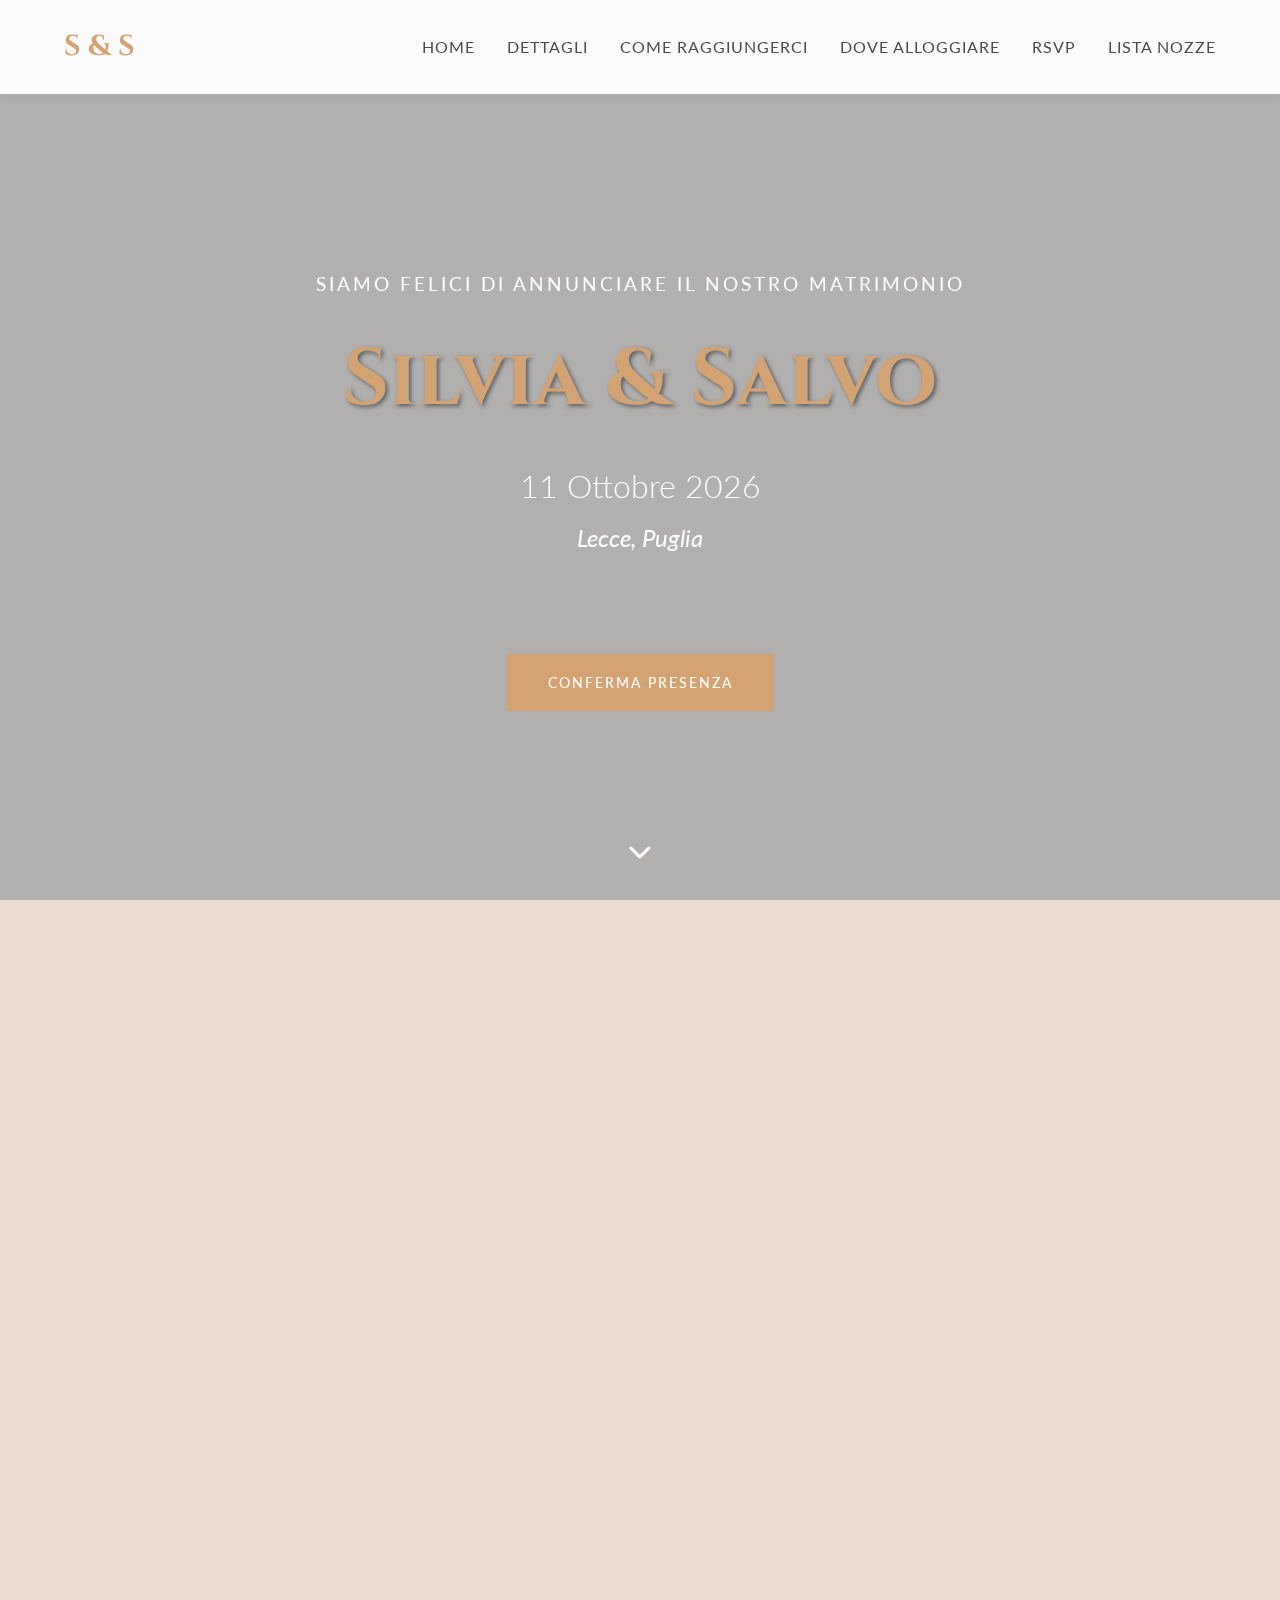
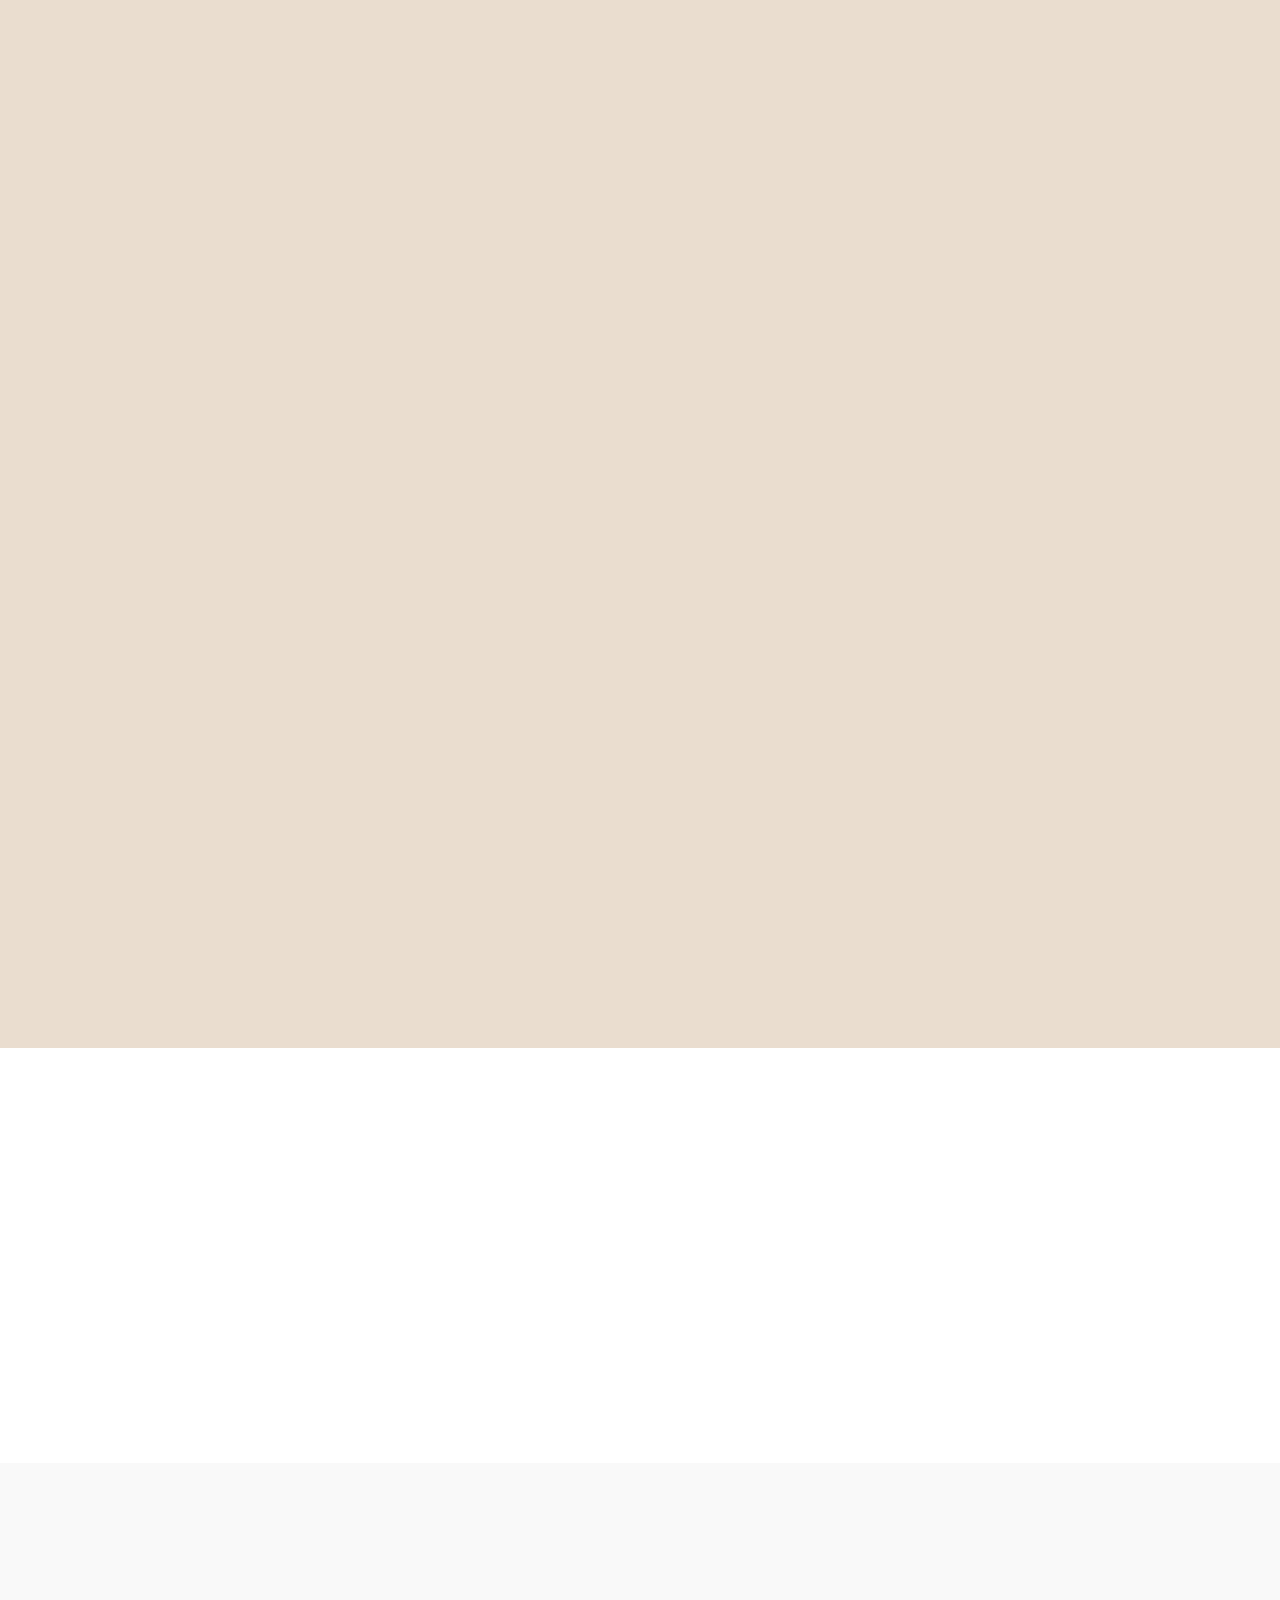
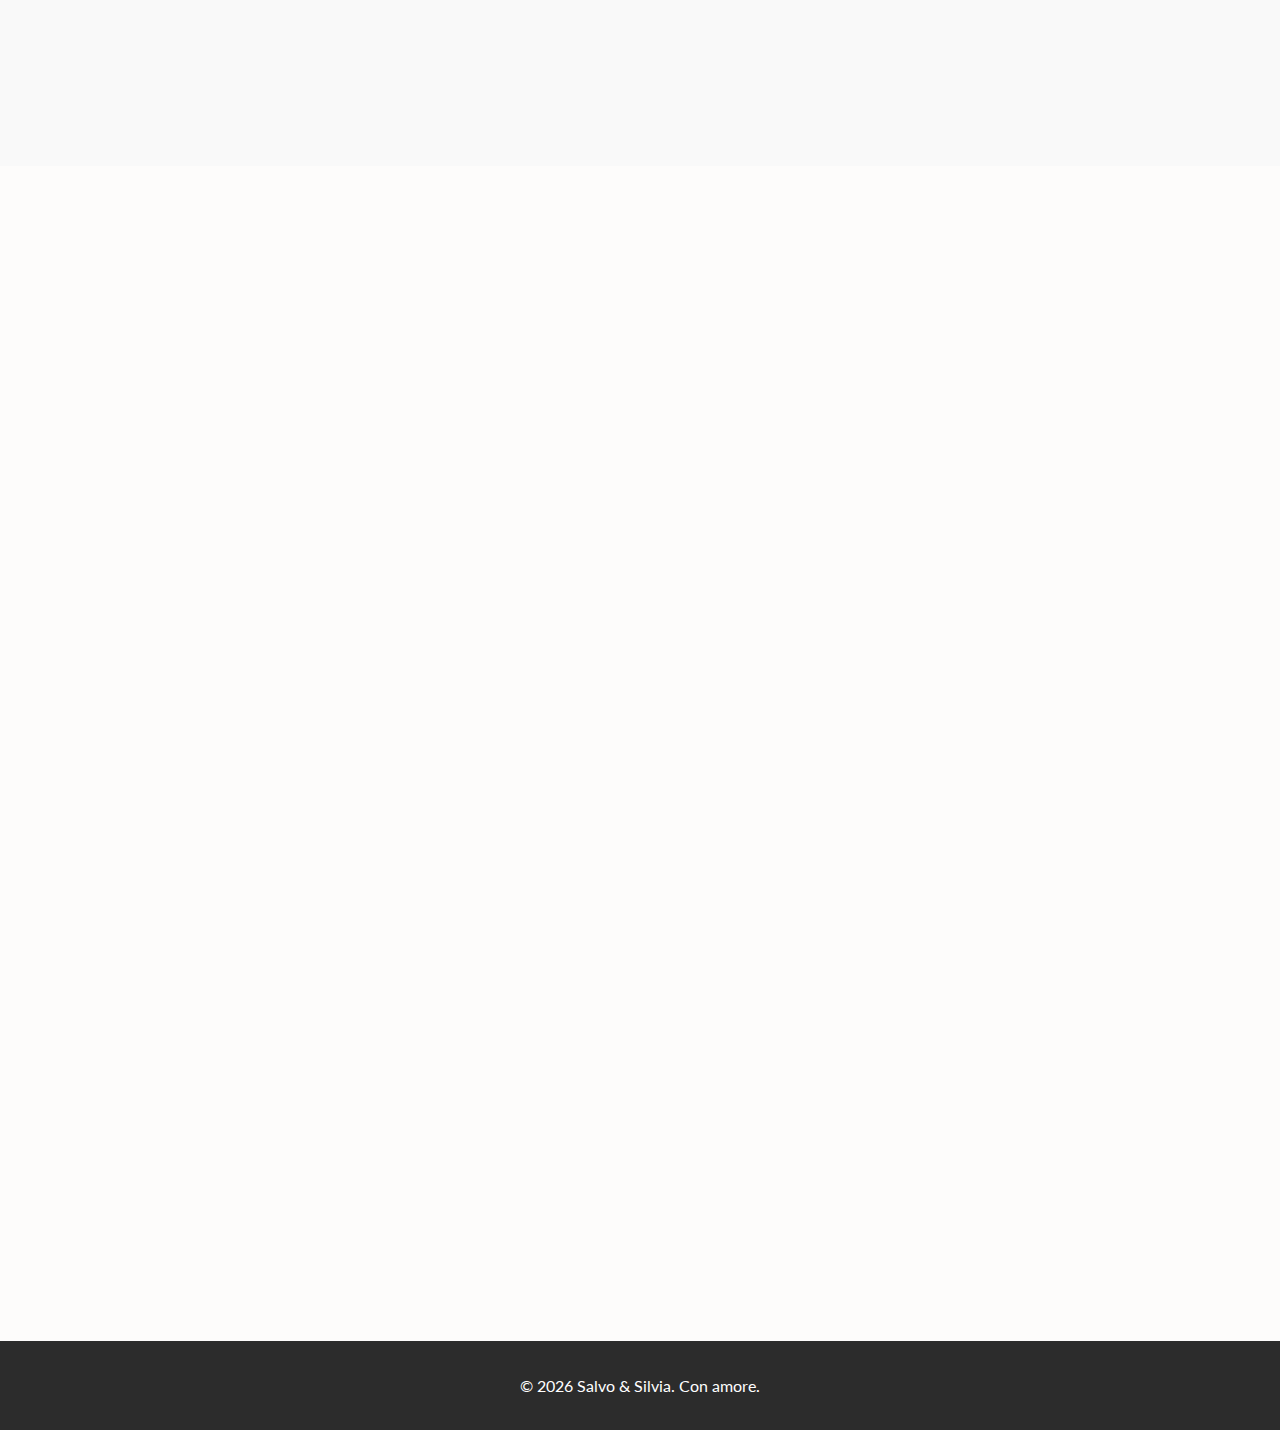
<file: index.html>
<!DOCTYPE html>
<html lang="it">

<head>
    <meta charset="UTF-8">
    <meta name="viewport" content="width=device-width, initial-scale=1.0">
    <title>Salvo & Silvia | 11 Ottobre 2026</title>
    <meta name="description" content="Sito ufficiale del matrimonio di Silvia e Salvo. Dettagli, location e RSVP.">
    <!-- Google Fonts -->
    <link rel="preconnect" href="https://fonts.googleapis.com">
    <link rel="preconnect" href="https://fonts.gstatic.com" crossorigin>
    <link
        href="https://fonts.googleapis.com/css2?family=Cinzel:wght@400;600;800&family=Lato:wght@300;400;700&display=swap"
        rel="stylesheet">
    <!-- Font Awesome -->
    <link rel="stylesheet" href="https://cdnjs.cloudflare.com/ajax/libs/font-awesome/6.4.0/css/all.min.css">
    <!-- AOS Animation Library -->
    <link href="https://unpkg.com/aos@2.3.1/dist/aos.css" rel="stylesheet">
    <!-- Custom CSS -->
    <link rel="stylesheet" href="style.css">
</head>

<body>

    <!-- Navigation -->
    <nav class="navbar" id="navbar">
        <div class="logo">S & S</div>
        <ul class="nav-links">
            <li><a href="#hero">Home</a></li>
            <li><a href="#details">Dettagli</a></li>
            <li><a href="#travel">Come Raggiungerci</a></li>
            <li><a href="#accommodation">Dove Alloggiare</a></li>
            <li><a href="#rsvp">RSVP</a></li>
            <li><a href="#registry">Lista Nozze</a></li>
        </ul>
        <div class="hamburger">
            <i class="fas fa-bars"></i>
        </div>
    </nav>

    <!-- Hero Section -->
    <section id="hero" class="hero">
        <div class="hero-content" data-aos="fade-up">
            <p class="subtitle">Siamo felici di annunciare il nostro matrimonio</p>
            <h1 class="title">Silvia & Salvo</h1>
            <p class="date">11 Ottobre 2026</p>
            <p class="location-hero">Lecce, Puglia</p>
            <div id="countdown" class="countdown">
                <!-- Countdown injected via JS -->
            </div>
            <a href="#rsvp" class="cta-button">Conferma Presenza</a>
        </div>
        <div class="scroll-down">
            <i class="fas fa-chevron-down"></i>
        </div>
    </section>

    <!-- Details Section -->
    <section id="details" class="section details">
        <div class="container" data-aos="fade-up">
            <h2 class="section-title">I Dettagli</h2>
            <div class="details-grid">
                <div class="detail-card">
                    <i class="fas fa-calendar-alt icon"></i>
                    <h3>Quando</h3>
                    <p>Domenica, 11 Ottobre 2026</p>
                    <p>Ore 11:00 (Orario da confermare)</p>
                </div>
                <div class="detail-card">
                    <i class="fas fa-map-marker-alt icon"></i>
                    <h3>Dove</h3>
                    <p><strong>Torre del Parco</strong></p>
                    <p>Viale Torre del Parco, 1</p>
                    <p>73100 Lecce LE</p>
                    <a href="https://maps.google.com/?q=Torre+del+Parco+Lecce" target="_blank" class="map-link">Vedi
                        Mappa</a>
                </div>
                <div class="detail-card">
                    <i class="fas fa-glass-cheers icon"></i>
                    <h3>Ricevimento</h3>
                    <p>A seguire, nella stessa location.</p>
                    <p>Festeggeremo insieme fino a tardi!</p>
                </div>
            </div>
        </div>
    </section>

    <!-- Travel Section -->
    <section id="travel" class="section travel">
        <div class="container" data-aos="fade-up">
            <h2 class="section-title">Come Raggiungerci</h2>
            <p style="text-align: center; margin-bottom: 2rem;">Tutte le info per arrivare a Lecce e festeggiare con noi
            </p>

            <div class="travel-grid"
                style="display: grid; grid-template-columns: 1fr 1fr; max-width: 1000px; margin: 0 auto; gap: 2rem;">

                <!-- Plane - Left Column, spans 3 rows -->
                <div class="travel-card" style="grid-row: 1 / 4;">
                    <i class="fas fa-plane-arrival icon"></i>
                    <h3>In Aereo</h3>
                    <p><strong>Aeroporto di Brindisi (BDS)</strong><br>L'aeroporto del Salento dista circa 40km da
                        Lecce. Da qui puoi raggiungere Lecce in autobus o in taxi.</p>

                    <div class="shuttle-schedule">
                        <h4>🚌 Navetta per Lecce</h4>
                        <p class="schedule-note">Al costo di 7€. La fermata si trova uscendo dal lato arrivi sulla
                            destra camminando
                            sino in fondo. Orari validi dal 03/11/2025</p>
                        <a href="navetta-brindisi.png" target="_blank" class="pdf-link"
                            style="display: block; margin-bottom: 1rem;">📷 Vedi foto della fermata</a>
                        <ul class="time-list">
                            <li>08:40 &rarr; 09:20</li>
                            <li>10:40 &rarr; 11:20</li>
                            <li>12:30 &rarr; 13:10</li>
                            <li>14:20 &rarr; 15:00</li>
                            <li>16:10 &rarr; 16:50</li>
                            <li>17:30 &rarr; 18:10</li>
                            <li>19:20 &rarr; 20:00</li>
                            <li>21:50 &rarr; 22:30</li>
                            <li>23:15 &rarr; 23:55</li>
                        </ul>
                        <a href="https://sitasudtrasporti.it/puglia/wp-content/uploads/sites/2/2024/02/ORBA793-25A.pdf"
                            target="_blank" class="pdf-link">Scarica PDF Completo</a>
                    </div>

                    <p style="margin-top: 1.5rem;"><strong>Aeroporto di Bari (BRI)</strong><br>A circa 150km.
                        Dall'aeroporto di Bari puoi raggiungere la stazione di Bari Centrale con il treno (€ 5.30)
                        o con un taxi (circa 25€) e da lì prendere un treno per Lecce (il biglietto costa 13€ e il
                        viaggio dura 1h 40m).</p>
                    <a href="https://www.ferrotramviaria.it/web/guest/home" target="_blank" class="pdf-link">Orari Treno
                        Aeroporto - Bari Centrale</a>
                </div>

                <!-- Train - Right Column, Row 1 -->
                <div class="travel-card">
                    <i class="fas fa-train icon"></i>
                    <h3>In Treno</h3>
                    <p>La stazione di <strong>Lecce</strong> è ben collegata con le principali città italiane. Non
                        esiste un collegamento diretto con la Sicilia.</p>
                </div>

                <!-- Bus - Right Column, Row 3 -->
                <div class="travel-card">
                    <i class="fas fa-bus icon"></i>
                    <h3>Bus</h3>
                    <p>L'unica compagnia ad effettuare il collegamento tra Lecce e Catania è Sais Trasporti.</p>
                    <a href="https://www.saistrasporti.it/" target="_blank" class="pdf-link">Vedi sito Sais
                        Trasporti</a>
                </div>

                <!-- Car/Taxi - Right Column, Row 2 -->
                <div class="travel-card">
                    <i class="fas fa-car icon"></i>
                    <h3>Trasporto pubblico & Taxi</h3>
                    <p>Prenoteremo strutture ricettive vicine sia al centro che al luogo della cerimonia. Tuttavia se
                        dovessi avere bisogno di muoverti in città potrai usare il trasporto pubblico o i taxi. </p>
                    <a href="https://www.sgmlecce.it/component/k2/item/download/903_e5182b87514e242f14b2a04b5108d341"
                        target="_blank" class="pdf-link">Scarica la mappa con tutte le linee</a>
                    <p style="margin-top: 1rem; font-size: 1.2rem;"><strong>Radio Taxi Lecce</strong></p>
                    <a href="tel:08321542" class="cta-button" style="display: inline-block; margin-top: 0.5rem;">0832
                        1542</a>
                </div>
            </div>
        </div>
    </section>

    <!-- Accommodation Section -->
    <section id="accommodation" class="section accommodation">
        <div class="container" data-aos="fade-up">
            <h2 class="section-title">Dove Alloggiare</h2>
            <div class="accommodation-content">
                <p class="accommodation-note">
                    <i class="fas fa-heart"></i>
                    Saremo felici di ospitarvi! Il pernottamento per la notte dell'evento e quella precedente sarà a
                    nostra cura presso delle strutture vicine al luogo della cerimonia. Vi invieremo le informazioni
                    in seguito.
                </p>
                <!-- <div class="hotel-list">
                    <div class="hotel-card">
                        <h3>Dimore centro Lecce Affittacamere B&B</h3>
                        <p>Via Francesco Casotti, 17</p>
                    </div>
                    <div class="hotel-card">
                        <h3>LoStudio di Viale Lo Re - Camere & Caffè</h3>
                        <p>Viale Francesco Lo Re, 38</p>
                    </div>
                </div> -->
            </div>
        </div>
    </section>

    <!-- Registry Section -->
    <section id="registry" class="section registry">
        <div class="container" data-aos="fade-up">
            <h2 class="section-title">Lista Nozze</h2>
            <p>Il regalo più grande è la vostra presenza. Tuttavia, se desiderate farci un dono, è gradito regalo in
                busta che contribuirà alla ristrutturazione della nostra nuova casa.</p>
        </div>
    </section>

    <!-- RSVP Section -->
    <section id="rsvp" class="section rsvp">
        <div class="container" data-aos="fade-up">
            <h2 class="section-title">R.S.V.P.</h2>
            <p>Saremmo felici di averti con noi! Per favore conferma la tua presenza entro il 1 Settembre 2026.</p>
            <div class="rsvp-container">
                <!-- 
                    ISTRUZIONI PER INSERIRE IL TUO GOOGLE FORM:
                    1. Crea il tuo modulo su forms.google.com
                    2. Clicca su "Invia" in alto a destra
                    3. Vai sulla scheda con il simbolo < > (Incorpora HTML)
                    4. Copia il link che trovi dopo 'src=' (es. https://docs.google.com/forms/d/e/.../viewform?embedded=true)
                    5. Incolla quel link al posto di quello qui sotto nel tag iframe src="..."
                -->
                <iframe
                    src="https://docs.google.com/forms/d/e/1FAIpQLSfe31-8JpIKsSCKf0r71P1P-XWT6xVwiRuFeGG7tPukdfnbwA/viewform?embedded=true"
                    width="100%" height="800" frameborder="0" marginheight="0" marginwidth="0"
                    title="Modulo RSVP Matrimonio">
                    Caricamento…
                </iframe>
            </div>
        </div>
    </section>

    <!-- Footer -->
    <footer>
        <p>&copy; 2026 Salvo & Silvia. Con amore.</p>
    </footer>

    <!-- AOS Script -->
    <script src="https://unpkg.com/aos@2.3.1/dist/aos.js"></script>
    <!-- Custom JS -->
    <script src="script.js"></script>
</body>

</html>
</file>
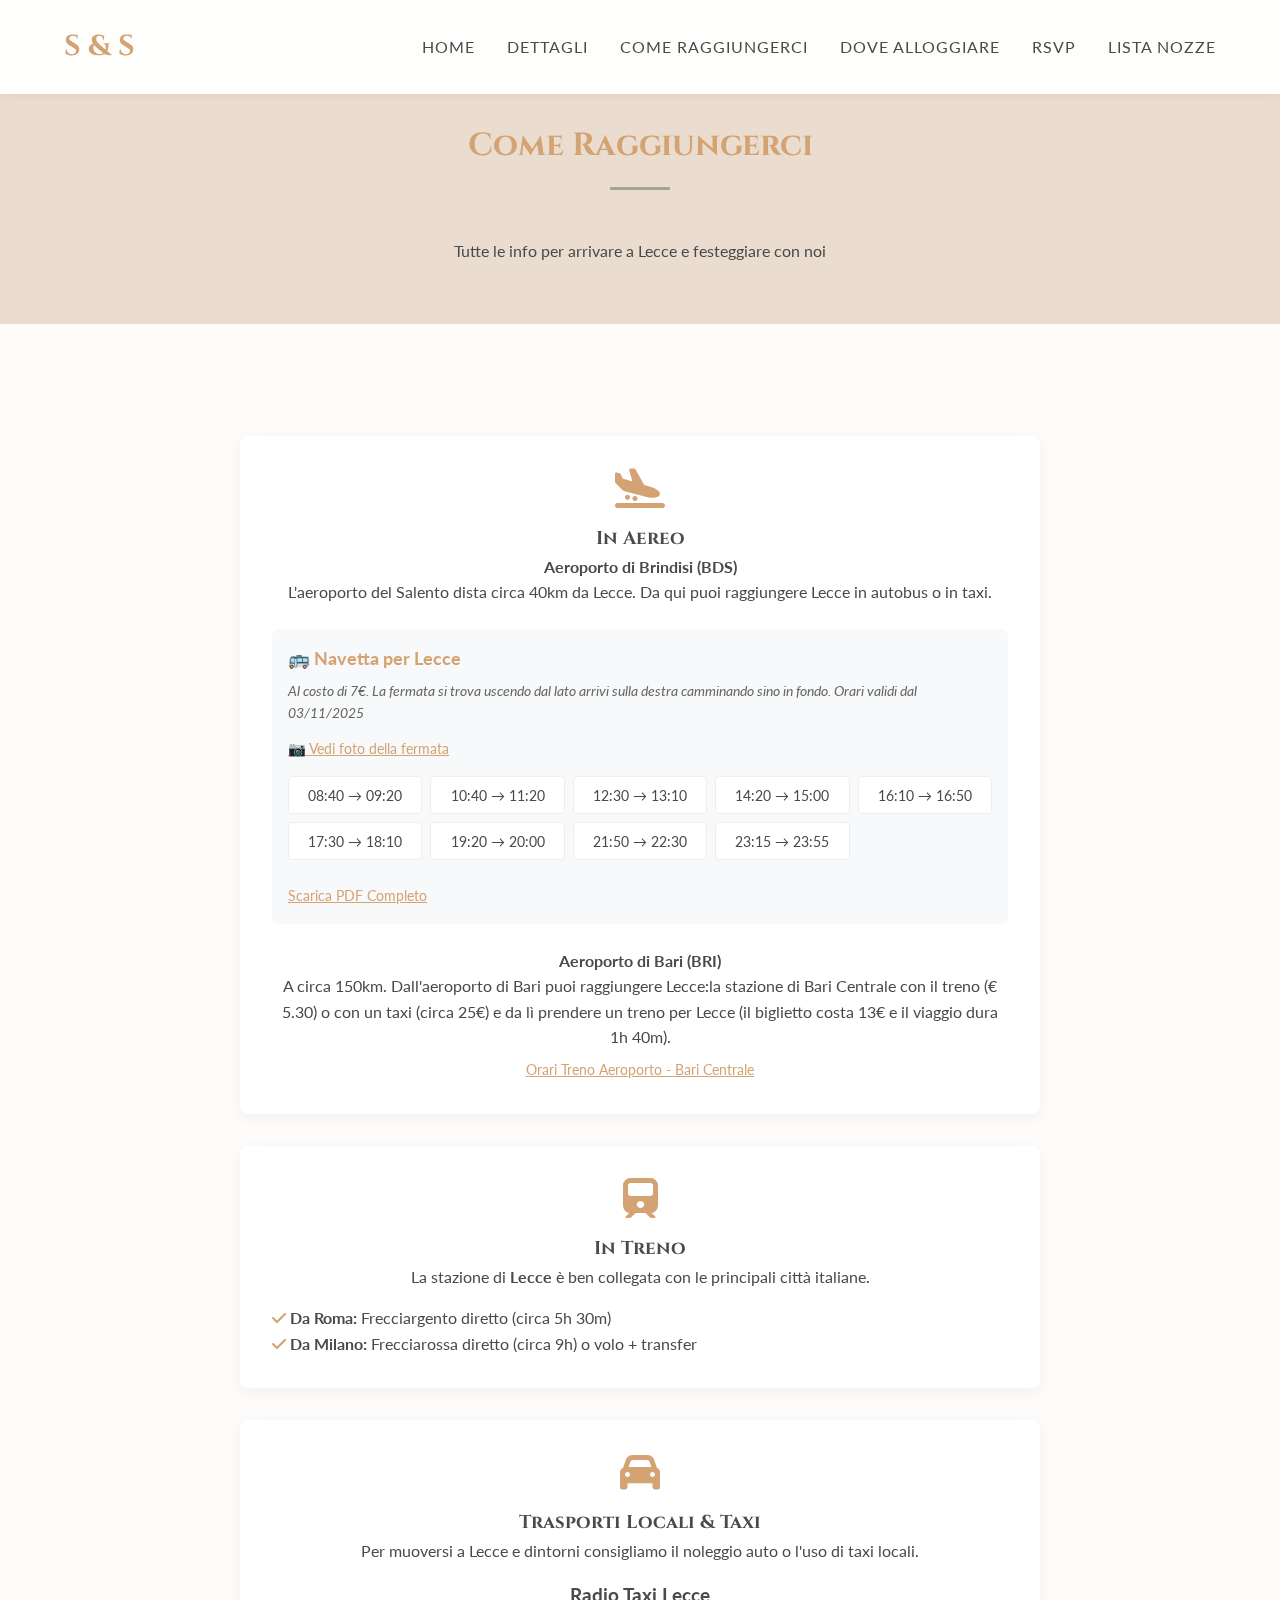
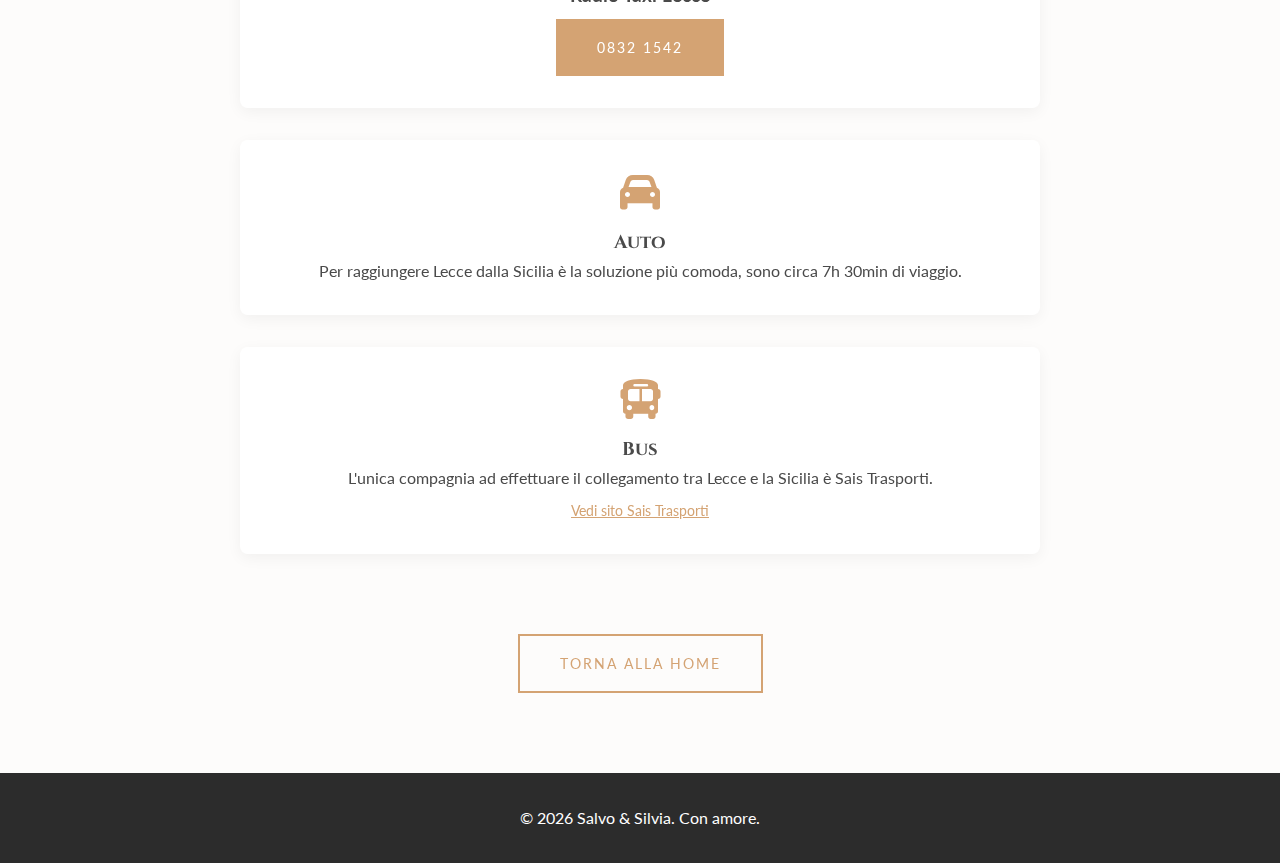
<file: travel.html>
<!DOCTYPE html>
<html lang="it">

<head>
    <meta charset="UTF-8">
    <meta name="viewport" content="width=device-width, initial-scale=1.0">
    <title>Come Raggiungerci | Salvo & Silvia</title>
    <meta name="description" content="Informazioni di viaggio per il matrimonio di Silvia e Salvo a Lecce.">
    <!-- Google Fonts -->
    <link rel="preconnect" href="https://fonts.googleapis.com">
    <link rel="preconnect" href="https://fonts.gstatic.com" crossorigin>
    <link
        href="https://fonts.googleapis.com/css2?family=Cinzel:wght@400;600;800&family=Lato:wght@300;400;700&display=swap"
        rel="stylesheet">
    <!-- Font Awesome -->
    <link rel="stylesheet" href="https://cdnjs.cloudflare.com/ajax/libs/font-awesome/6.4.0/css/all.min.css">
    <!-- AOS Animation Library -->
    <link href="https://unpkg.com/aos@2.3.1/dist/aos.css" rel="stylesheet">
    <!-- Custom CSS -->
    <link rel="stylesheet" href="style.css">
    <style>
        /* Specific overwrites for travel page header if needed */
        .page-header {
            padding: 120px 0 60px;
            text-align: center;
            background-color: var(--secondary-color);
            margin-bottom: 2rem;
        }
    </style>
</head>

<body>

    <!-- Navigation -->
    <nav class="navbar" id="navbar">
        <div class="logo">S & S</div>
        <ul class="nav-links">
            <li><a href="index.html">Home</a></li>
            <li><a href="index.html#details">Dettagli</a></li>
            <li><a href="travel.html" class="active">Come Raggiungerci</a></li>
            <li><a href="index.html#accommodation">Dove Alloggiare</a></li>
            <li><a href="index.html#rsvp">RSVP</a></li>
            <li><a href="index.html#registry">Lista Nozze</a></li>
        </ul>
        <div class="hamburger">
            <i class="fas fa-bars"></i>
        </div>
    </nav>

    <!-- Page Header -->
    <header class="page-header">
        <div class="container" data-aos="fade-down">
            <h1 class="section-title">Come Raggiungerci</h1>
            <p>Tutte le info per arrivare a Lecce e festeggiare con noi</p>
        </div>
    </header>

    <!-- Travel Content -->
    <section id="travel-page" class="section">
        <div class="container" data-aos="fade-up">

            <div class="travel-grid" style="grid-template-columns: 1fr; max-width: 800px; margin: 0 auto;">

                <!-- Plane -->
                <div class="travel-card">
                    <i class="fas fa-plane-arrival icon"></i>
                    <h3>In Aereo</h3>
                    <p><strong>Aeroporto di Brindisi (BDS)</strong><br>L'aeroporto del Salento dista circa 40km da
                        Lecce. Da qui puoi raggiungere Lecce in autobus o in taxi.</p>

                    <div class="shuttle-schedule">
                        <h4>🚌 Navetta per Lecce</h4>
                        <p class="schedule-note">Al costo di 7€. La fermata si trova uscendo dal lato arrivi sulla
                            destra camminando
                            sino in fondo. Orari validi dal 03/11/2025</p>
                        <a href="navetta-brindisi.png" target="_blank" class="pdf-link"
                            style="display: block; margin-bottom: 1rem;">📷 Vedi foto della fermata</a>
                        <ul class="time-list">
                            <li>08:40 &rarr; 09:20</li>
                            <li>10:40 &rarr; 11:20</li>
                            <li>12:30 &rarr; 13:10</li>
                            <li>14:20 &rarr; 15:00</li>
                            <li>16:10 &rarr; 16:50</li>
                            <li>17:30 &rarr; 18:10</li>
                            <li>19:20 &rarr; 20:00</li>
                            <li>21:50 &rarr; 22:30</li>
                            <li>23:15 &rarr; 23:55</li>
                        </ul>
                        <a href="https://sitasudtrasporti.it/puglia/wp-content/uploads/sites/2/2024/02/ORBA793-25A.pdf"
                            target="_blank" class="pdf-link">Scarica PDF Completo</a>
                    </div>

                    <p style="margin-top: 1.5rem;"><strong>Aeroporto di Bari (BRI)</strong><br>A circa 150km.
                        Dall'aeroporto di Bari puoi raggiungere Lecce:la stazione di Bari Centrale con il treno (€ 5.30)
                        o con un taxi (circa 25€) e da
                        lì prendere un treno per Lecce (il biglietto costa 13€ e il viaggio dura 1h 40m).</p>
                    <a href="https://www.ferrotramviaria.it/web/guest/home" target="_blank" class="pdf-link">Orari Treno
                        Aeroporto - Bari Centrale</a>
                </div>

                <!-- Train -->
                <div class="travel-card">
                    <i class="fas fa-train icon"></i>
                    <h3>In Treno</h3>
                    <p>La stazione di <strong>Lecce</strong> è ben collegata con le principali città italiane.</p>
                    <ul style="list-style: none; margin-top: 1rem; text-align: left;">
                        <li><i class="fas fa-check" style="color:var(--primary-color)"></i> <strong>Da Roma:</strong>
                            Frecciargento diretto (circa 5h 30m)</li>
                        <li><i class="fas fa-check" style="color:var(--primary-color)"></i> <strong>Da Milano:</strong>
                            Frecciarossa diretto (circa 9h) o volo + transfer</li>
                    </ul>
                </div>

                <!-- Car/Taxi -->
                <div class="travel-card">
                    <i class="fas fa-car icon"></i>
                    <h3>Trasporti Locali & Taxi</h3>
                    <p>Per muoversi a Lecce e dintorni consigliamo il noleggio auto o l'uso di taxi locali.</p>
                    <p style="margin-top: 1rem; font-size: 1.2rem;"><strong>Radio Taxi Lecce</strong></p>
                    <a href="tel:08321542" class="cta-button" style="display: inline-block; margin-top: 0.5rem;">0832
                        1542</a>
                </div>

                <!-- Auto -->
                <div class="travel-card">
                    <i class="fas fa-car icon"></i>
                    <h3>Auto</h3>
                    <p>Per raggiungere Lecce dalla Sicilia è la soluzione più comoda, sono circa 7h 30min di viaggio.
                    </p>
                </div>

                <!-- Bus -->
                <div class="travel-card">
                    <i class="fas fa-bus icon"></i>
                    <h3>Bus</h3>
                    <p>L'unica compagnia ad effettuare il collegamento tra Lecce e la Sicilia è Sais Trasporti.</p>
                    <a href="https://www.saistrasporti.it/" target="_blank" class="pdf-link">Vedi sito Sais
                        Trasporti</a>
                </div>

            </div>

            <div style="text-align: center; margin-top: 3rem;">
                <a href="index.html" class="cta-button"
                    style="background-color: transparent; border: 2px solid var(--primary-color); color: var(--primary-color);">Torna
                    alla Home</a>
            </div>

        </div>
    </section>

    <!-- Footer -->
    <footer>
        <p>&copy; 2026 Salvo & Silvia. Con amore.</p>
    </footer>

    <!-- AOS Script -->
    <script src="https://unpkg.com/aos@2.3.1/dist/aos.js"></script>
    <script>
        AOS.init({
            duration: 1000,
            once: true,
        });

        // Mobile Menu Toggle (Simplified inline for specific page)
        const hamburger = document.querySelector(".hamburger");
        const navLinks = document.querySelector(".nav-links");
        const links = document.querySelectorAll(".nav-links li");

        hamburger.addEventListener("click", () => {
            navLinks.classList.toggle("open");
            links.forEach(link => {
                link.classList.toggle("fade");
            });
        });
    </script>
</body>

</html>
</file>
<file: style.css>
:root {
    --primary-color: #d4a373;
    /* Gold/Bronze */
    --secondary-color: #eaddcf;
    /* Blush Pink */
    --accent-color: #a5a58d;
    /* Sage Green */
    --text-color: #4a4a4a;
    /* Dark Grey */
    --bg-color: #fdfcfb;
    /* Off-white */
    --white: #ffffff;
    --font-heading: 'Cinzel', serif;
    --font-body: 'Lato', sans-serif;
    --transition: all 0.3s ease;
}

* {
    margin: 0;
    padding: 0;
    box-sizing: border-box;
}

body {
    font-family: var(--font-body);
    background-color: var(--bg-color);
    color: var(--text-color);
    line-height: 1.6;
    overflow-x: hidden;
}

/* Typography */
h1,
h2,
h3 {
    font-family: var(--font-heading);
    color: var(--text-color);
}

a {
    text-decoration: none;
    color: inherit;
    transition: var(--transition);
}

/* Navigation */
.navbar {
    display: flex;
    justify-content: space-between;
    align-items: center;
    padding: 1.5rem 5%;
    background-color: rgba(255, 255, 255, 0.95);
    position: fixed;
    width: 100%;
    top: 0;
    z-index: 1000;
    box-shadow: 0 2px 10px rgba(0, 0, 0, 0.05);
}

.logo {
    font-family: var(--font-heading);
    font-size: 1.8rem;
    font-weight: 700;
    color: var(--primary-color);
}

.nav-links {
    display: flex;
    list-style: none;
    gap: 2rem;
}

.nav-links li a {
    font-size: 1rem;
    text-transform: uppercase;
    letter-spacing: 1px;
    font-weight: 400;
}

.nav-links li a:hover {
    color: var(--primary-color);
}

.hamburger {
    display: none;
    cursor: pointer;
    font-size: 1.5rem;
}

/* Hero Section */
.hero {
    height: 100vh;
    background: linear-gradient(rgba(0, 0, 0, 0.3), rgba(0, 0, 0, 0.3)), url('https://images.unsplash.com/photo-1519741497674-611481863552?ixlib=rb-4.0.3&auto=format&fit=crop&w=2070&q=80');
    /* Placeholder image */
    background-size: cover;
    background-position: center;
    display: flex;
    flex-direction: column;
    justify-content: center;
    align-items: center;
    text-align: center;
    color: var(--white);
    padding-top: 80px;
    /* Navbar height */
    position: relative;
}

.hero-content {
    max-width: 800px;
    padding: 2rem;
}

.subtitle {
    font-size: 1.2rem;
    letter-spacing: 3px;
    text-transform: uppercase;
    margin-bottom: 1rem;
}

.title {
    font-size: 5rem;
    margin-bottom: 1rem;
    text-shadow: 2px 2px 4px rgba(0, 0, 0, 0.5);
    color: var(--primary-color);
}

.date {
    font-size: 2rem;
    margin-bottom: 0.5rem;
    font-weight: 300;
}

.location-hero {
    font-size: 1.5rem;
    margin-bottom: 2rem;
    font-style: italic;
}

.cta-button {
    display: inline-block;
    padding: 1rem 2.5rem;
    background-color: var(--primary-color);
    color: var(--white);
    border: 1px solid var(--primary-color);
    text-transform: uppercase;
    letter-spacing: 2px;
    margin-top: 2rem;
    font-size: 0.9rem;
    transition: var(--transition);
}

.cta-button:hover {
    background-color: transparent;
    border-color: var(--white);
}

.scroll-down {
    position: absolute;
    bottom: 30px;
    animation: bounce 2s infinite;
    font-size: 1.5rem;
    cursor: pointer;
}

@keyframes bounce {

    0%,
    20%,
    50%,
    80%,
    100% {
        transform: translateY(0);
    }

    40% {
        transform: translateY(-10px);
    }

    60% {
        transform: translateY(-5px);
    }
}

/* Sections General */
.section {
    padding: 5rem 5%;
}

.section-title {
    text-align: center;
    font-size: 2rem;
    margin-bottom: 3rem;
    color: var(--primary-color);
    position: relative;
}

.section-title::after {
    content: '';
    display: block;
    width: 60px;
    height: 3px;
    background-color: var(--accent-color);
    margin: 1rem auto;
}

/* Story Section */
.story-content {
    display: flex;
    align-items: center;
    gap: 3rem;
}

.story-text {
    flex: 1;
    font-size: 1.1rem;
}

.story-image {
    flex: 1;
    height: 400px;
    background-color: #eee;
    display: flex;
    justify-content: center;
    align-items: center;
    border-radius: 8px;
    overflow: hidden;
}

.img-placeholder {
    color: #aaa;
    font-style: italic;
}

/* Details Section */
.details {
    background-color: var(--secondary-color);
    color: var(--text-color);
}

.details-grid {
    display: grid;
    grid-template-columns: repeat(auto-fit, minmax(280px, 1fr));
    gap: 2rem;
    text-align: center;
}

.detail-card {
    background: var(--white);
    padding: 2rem;
    border-radius: 8px;
    box-shadow: 0 4px 15px rgba(0, 0, 0, 0.05);
    transition: var(--transition);
}

.detail-card:hover {
    transform: translateY(-5px);
}

.icon {
    font-size: 2.5rem;
    color: var(--primary-color);
    margin-bottom: 1rem;
}

.map-link {
    display: inline-block;
    margin-top: 1rem;
    color: var(--primary-color);
    font-weight: 700;
    font-size: 0.9rem;
    text-decoration: underline;
}

/* RSVP Section */
.rsvp {
    text-align: center;
}

.rsvp-container {
    max-width: 800px;
    margin: 0 auto;
    background: var(--white);
    padding: 1rem;
    border-radius: 8px;
    box-shadow: 0 4px 15px rgba(0, 0, 0, 0.05);
    overflow: hidden;
    margin-top: 2rem;
}

iframe {
    width: 100%;
    border: none;
    min-height: 800px;
    /* Ensure enough height for the form */
}

/* Registry Section */
.registry {
    background-color: #f9f9f9;
    text-align: center;
}

.registry-options {
    display: flex;
    justify-content: center;
    gap: 2rem;
    flex-wrap: wrap;
}

.registry-card {
    background: var(--white);
    padding: 3rem;
    text-align: center;
    border: 1px solid #eee;
    border-radius: 8px;
    max-width: 400px;
}

.iban {
    font-family: monospace;
    background: #f0f0f0;
    padding: 1rem;
    margin-top: 1rem;
    border-radius: 4px;
    display: inline-block;
}

/* Footer */
footer {
    background-color: #2c2c2c;
    color: var(--white);
    text-align: center;
    padding: 2rem;
}

/* Travel Section */
.travel {
    background-color: var(--secondary-color);
}

.travel-grid {
    display: grid;
    grid-template-columns: repeat(auto-fit, minmax(300px, 1fr));
    gap: 2rem;
    text-align: center;
}

.travel-card {
    background: var(--white);
    padding: 2rem;
    border-radius: 8px;
    box-shadow: 0 4px 15px rgba(0, 0, 0, 0.05);
    transition: var(--transition);
}

.travel-grid.custom-layout {
    display: grid;
    grid-template-columns: 1fr 1fr;
    max-width: 1000px;
    margin: 0 auto;
    gap: 2rem;
}

.travel-card.featured {
    grid-row: 1 / 4;
}


/* Shuttle Schedule Styling */
.shuttle-schedule {
    margin: 1.5rem 0;
    padding: 1rem;
    background-color: #f8f9fa;
    border-radius: 6px;
    text-align: left;
}

.shuttle-schedule h4 {
    margin-bottom: 0.5rem;
    color: var(--primary-color);
    font-size: 1.1rem;
    display: flex;
    align-items: center;
    gap: 0.5rem;
}

.schedule-note {
    font-size: 0.85rem;
    color: #666;
    margin-bottom: 0.8rem;
    font-style: italic;
}

.time-list {
    list-style: none;
    padding: 0;
    display: grid;
    grid-template-columns: repeat(auto-fit, minmax(120px, 1fr));
    gap: 0.5rem;
    margin-bottom: 1rem;
}

.time-list li {
    background: var(--white);
    padding: 0.4rem;
    border-radius: 4px;
    font-size: 0.9rem;
    text-align: center;
    border: 1px solid #eee;
    color: var(--text-color);
}

.pdf-link {
    display: inline-block;
    margin-top: 0.5rem;
    font-size: 0.9rem;
    color: var(--primary-color);
    text-decoration: underline;
}

.pdf-link:hover {
    color: var(--accent-color);
}

/* Travel Tabs */
.travel-tabs {
    display: flex;
    justify-content: center;
    gap: 1rem;
    margin-bottom: 2rem;
    flex-wrap: wrap;
}

.tab-button {
    padding: 0.75rem 1.5rem;
    background-color: var(--white);
    border: 2px solid var(--primary-color);
    color: var(--primary-color);
    border-radius: 4px;
    cursor: pointer;
    font-size: 1rem;
    font-family: var(--font-body);
    transition: var(--transition);
    font-weight: 500;
}

.tab-button:hover {
    background-color: var(--secondary-color);
}

.tab-button.active {
    background-color: var(--primary-color);
    color: var(--white);
}

.tab-panel {
    display: none;
    animation: fadeIn 0.3s ease-in;
}

.tab-panel.active {
    display: block;
}

@keyframes fadeIn {
    from {
        opacity: 0;
        transform: translateY(10px);
    }

    to {
        opacity: 1;
        transform: translateY(0);
    }
}


/* Accommodation Section */
.accommodation {
    background-color: var(--white);
    text-align: center;
}

.accommodation-note {
    color: var(--text-color);
    padding: 1.5rem;
    display: inline-block;
    margin-bottom: 2rem;
    font-size: 1.1rem;
}

.accommodation-note i {
    margin-right: 0.5rem;
    color: var(--primary-color);
}

.hotel-list {
    display: flex;
    flex-wrap: wrap;
    justify-content: center;
    gap: 2rem;
}

.hotel-card {
    background: #fdfcfb;
    border: 1px solid #eee;
    padding: 1.5rem;
    border-radius: 8px;
    width: 300px;
    transition: var(--transition);
}

.hotel-card:hover {
    box-shadow: 0 4px 10px rgba(0, 0, 0, 0.1);
}

.hotel-card h3 {
    font-size: 1.2rem;
    margin-bottom: 0.5rem;
    color: var(--primary-color);
}

.hotel-card a {
    display: inline-block;
    margin-top: 1rem;
    padding: 0.5rem 1rem;
    border: 1px solid var(--primary-color);
    color: var(--primary-color);
    border-radius: 4px;
    font-size: 0.9rem;
}

.hotel-card a:hover {
    background-color: var(--primary-color);
    color: var(--white);
}

/* Mobile Responsive */
@media (max-width: 768px) {
    .navbar {
        padding: 1rem 5%;
    }

    .nav-links {
        display: none;
        /* Add JS toggle later */
        position: absolute;
        top: 100%;
        left: 0;
        width: 100%;
        flex-direction: column;
        background-color: var(--white);
        text-align: center;
        padding: 2rem 0;
        box-shadow: 0 4px 10px rgba(0, 0, 0, 0.1);
    }

    .nav-links.active {
        display: flex;
    }

    .hamburger {
        display: block;
        color: var(--primary-color);
    }

    .title {
        font-size: 3rem;
    }

    .file-content {
        flex-direction: column;
    }

    .story-content {
        flex-direction: column;
    }

    .travel-grid.custom-layout {
        grid-template-columns: 1fr;
        gap: 1.5rem;
    }

    .travel-card.featured {
        grid-row: auto;
    }
}
</file>
